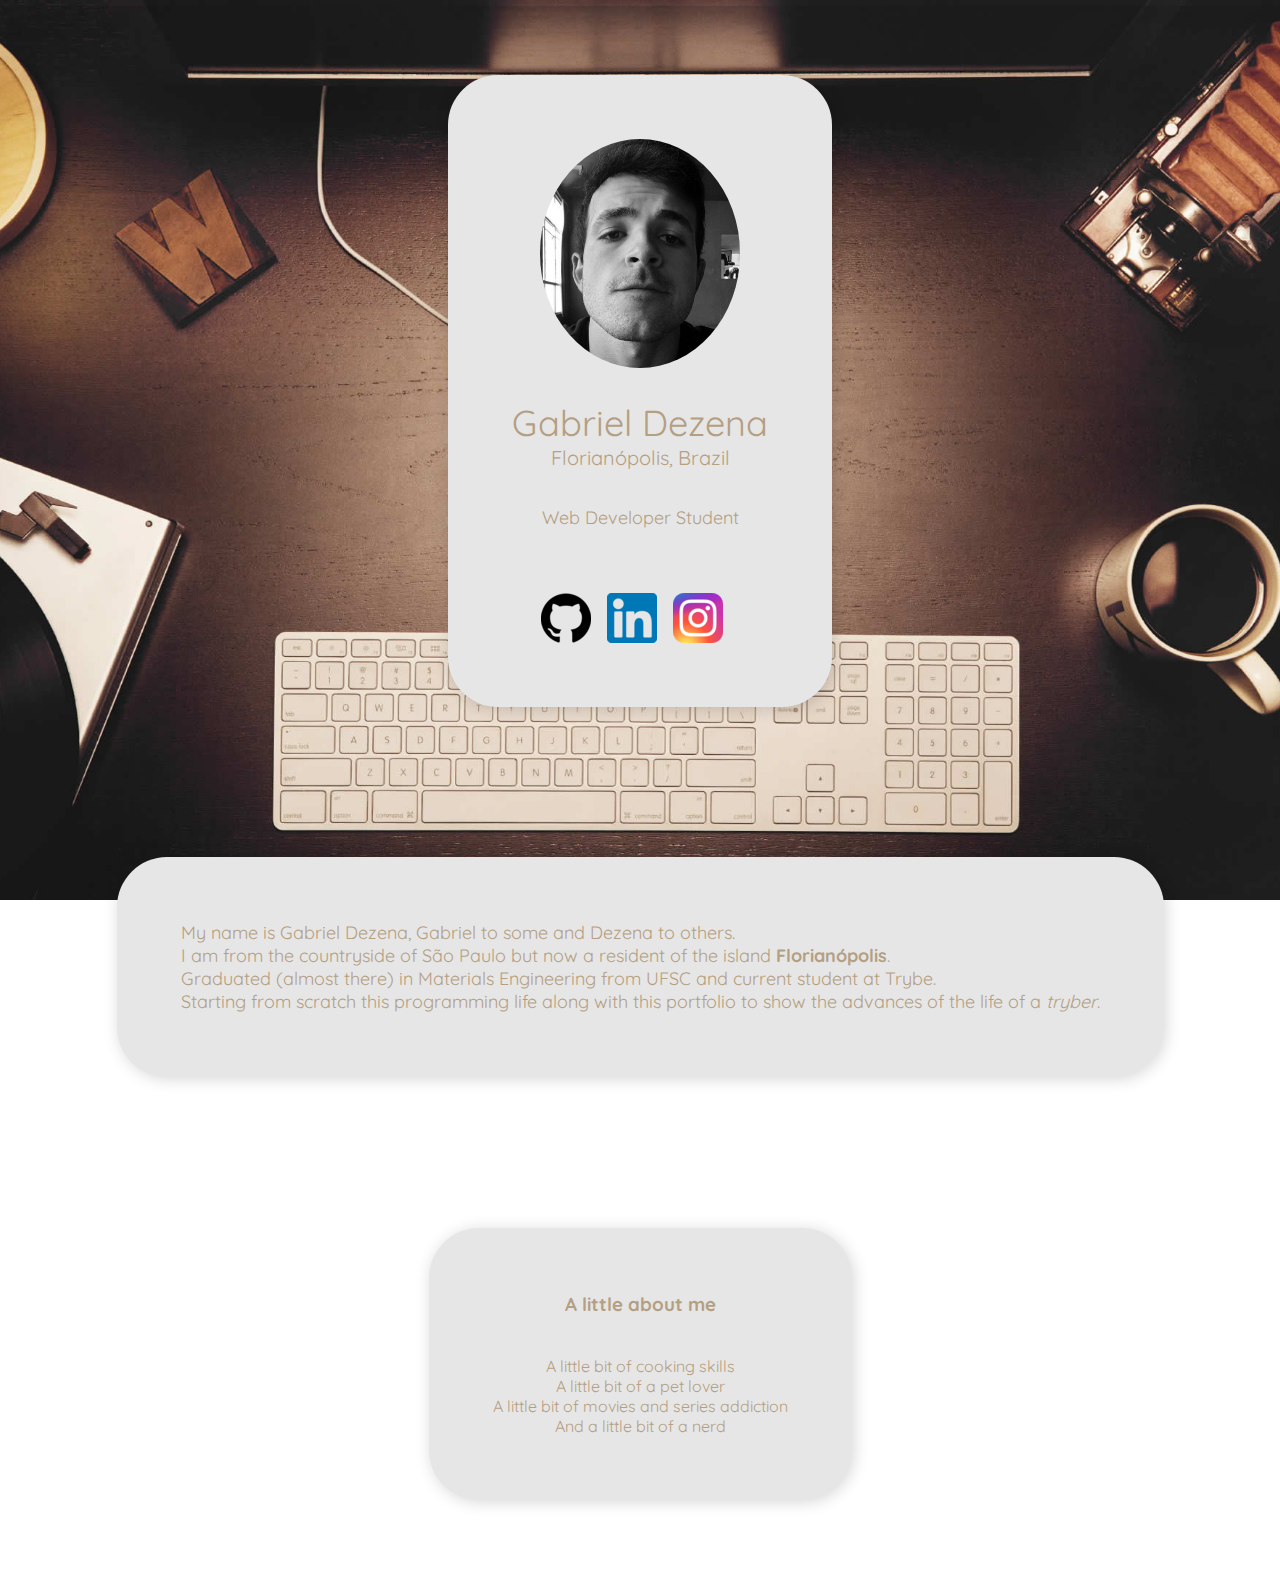
<file: index.html>
<!DOCTYPE html>
<html lang="pt-br">
  <head>
    <meta charset="UTF-8" />
    <meta http-equiv="X-UA-Compatible" content="IE=edge" />
    <meta name="viewport" content="width=device-width, initial-scale=1.0" />
    <link rel="preconnect" href="https://fonts.googleapis.com" />
    <link rel="preconnect" href="https://fonts.gstatic.com" crossorigin />
    <link
      href="https://fonts.googleapis.com/css2?family=Montagu+Slab&family=Quicksand&display=swap"
      rel="stylesheet"
    />
    <title>Gabriel Dezena</title>
    <link rel="stylesheet" href="style.css" />
  </head>
  <body>
    <div class="box">
      <img
        id="profile-pic"
        src="/Imagens Portfolio/profilepic.jpg"
        alt="Profile_Picture"
        width="200px"
      />
      <h1 class="title">Gabriel Dezena</h1>
      <span>Florianópolis, Brazil</span>
      <p>Web Developer Student</p>

      <ul class="redes-sociais">
        <li>
          <a href="https://github.com/gabrieldezena10" target="_blank"
            ><img src="/Imagens Portfolio/Github_Logo.png" alt="GitHub"
          /></a>
        </li>
        <li>
          <a href="https://www.linkedin.com/in/gabriel-dezena/" target="_blank"
            ><img src="/Imagens Portfolio/linkedin_logo.png" alt="LinkedIn"
          /></a>
        </li>
        <li>
          <a href="https://www.instagram.com/gabriel.dezena/" target="_blank"
            ><img src="/Imagens Portfolio/instagram-logo.png" alt="Instagram"
          /></a>
        </li>
      </ul>
    </div>

    <div class="box">
      <p id="Alinhamento">
        My name is Gabriel Dezena, Gabriel to some and Dezena to others.<br />
        I am from the countryside of São Paulo but now a resident of the island
        <strong>Florianópolis</strong>.<br />
        Graduated (almost there) in Materials Engineering from UFSC and current
        student at Trybe.<br />Starting from scratch this programming life along
        with this portfolio to show the advances of the life of a
        <em>tryber</em>.
      </p>
    </div>

    <div class="box">
      <h3>A little about me</h3>
      <ul>
        <li>A little bit of cooking skills</li>
        <li>A little bit of a pet lover</li>
        <li>A little bit of movies and series addiction</li>
        <li>And a little bit of a nerd</li>
      </ul>
    </div>
  </body>
</html>
</file>
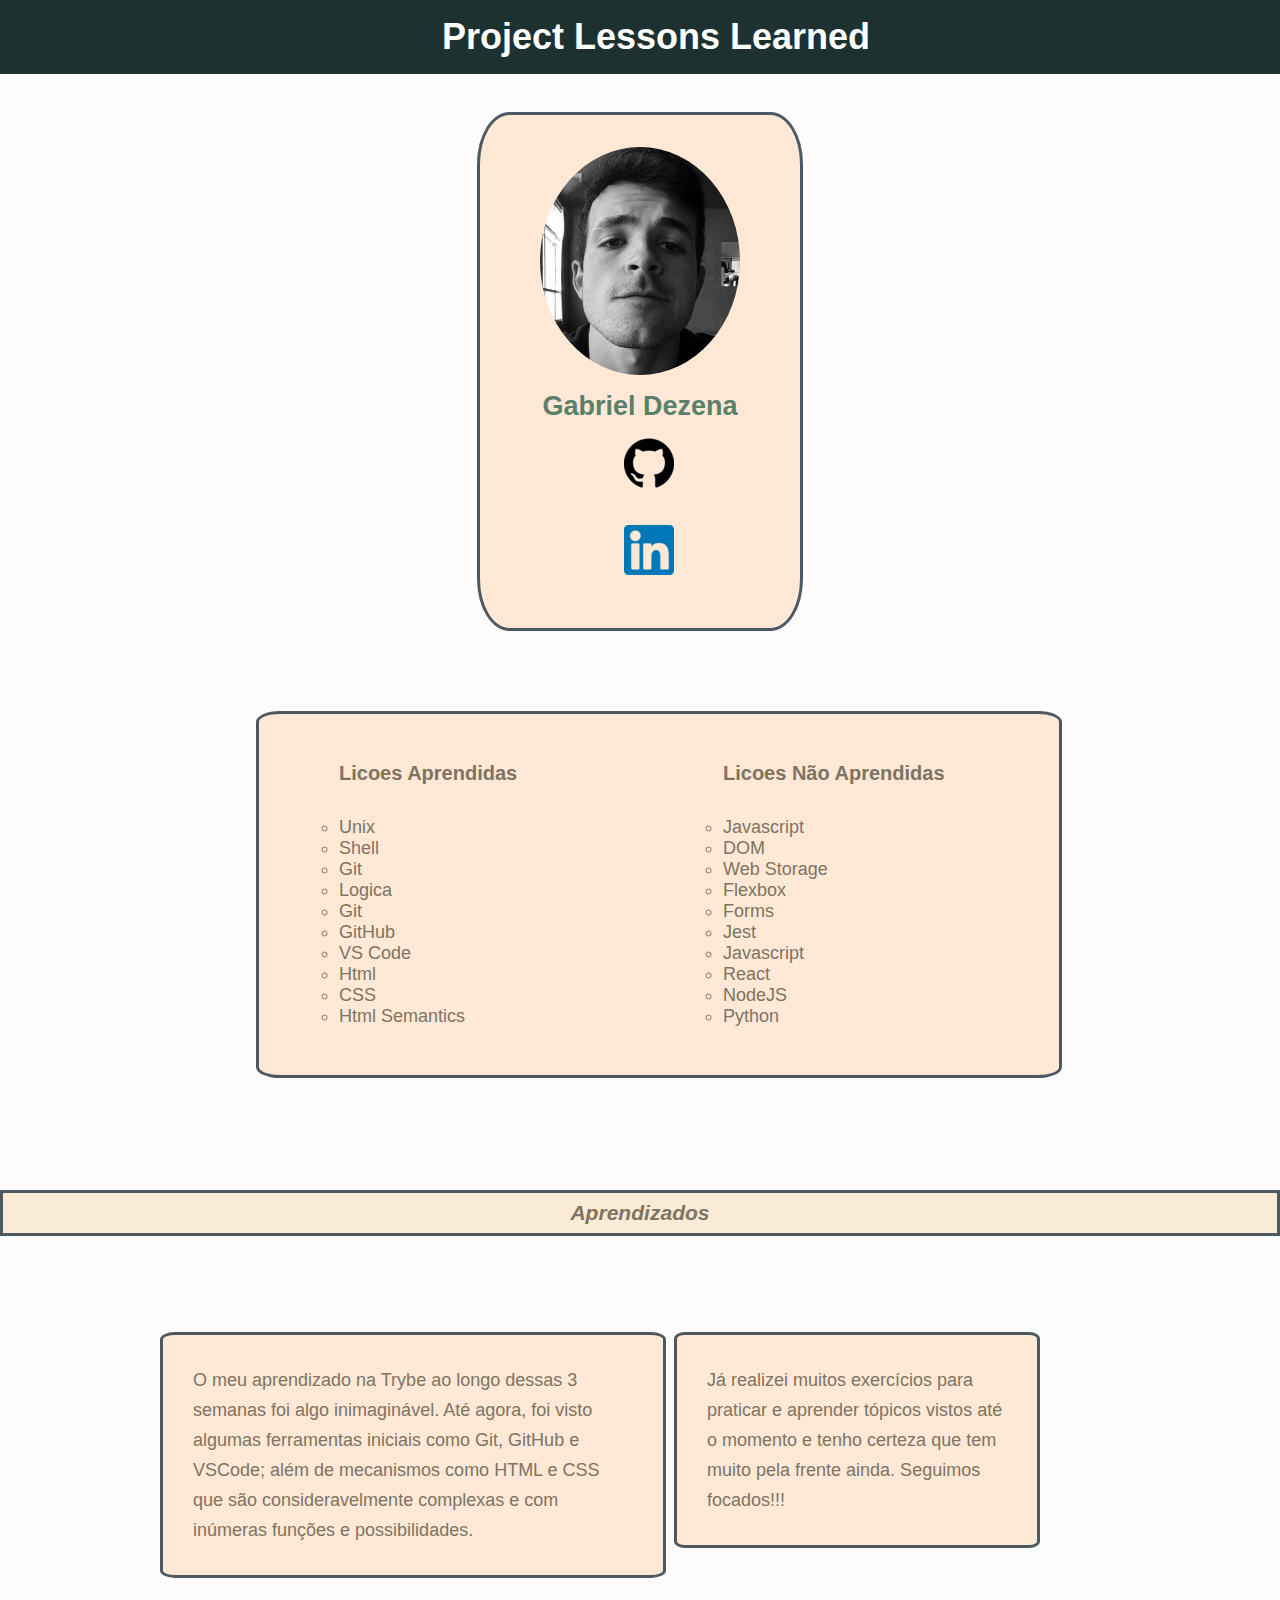
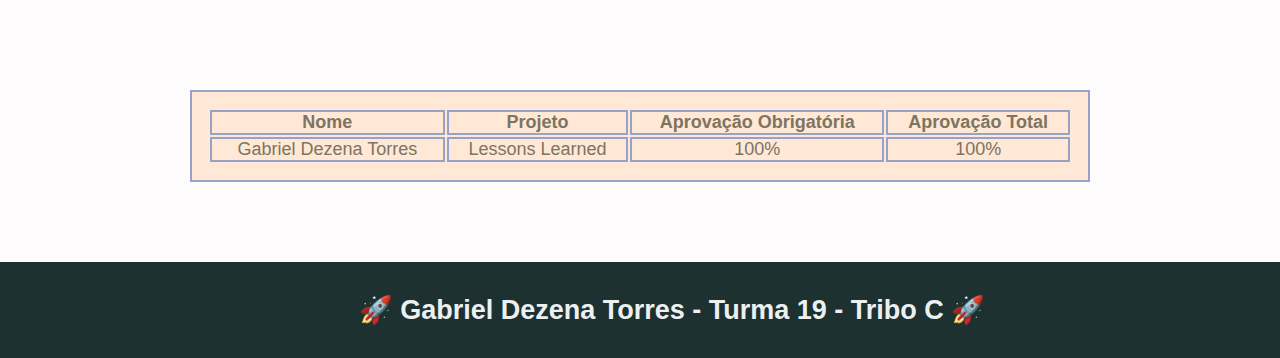
<file: Projeto - Lessons Learned/index.html>
<!DOCTYPE html>
<html lang="pt-BR">
    <head>
        <meta charset="UTF-8" />
        <meta http-equiv="X-UA-Compatible" content="IE=edge" />
        <meta name="viewport" content="width=device-width, initial-scale=1.0" />
        <link rel="stylesheet" href="style.css" />
        <title>Project Lessons Learned</title>
    </head>
    <body>
        <header id="cabecalho">
            <h1 id="titulo">Project Lessons Learned</h1>
        </header>
        <main class="conteudo">
            <section class="secao-central">
                <div class="box">
                <img
                id="minha_foto"
                src="images/profilepic.jpg"
                alt="Imagem Perfil Gabriel Dezena"
                />
                <h2>Gabriel Dezena</h2>
                <nav class="redes-sociais">
                    <ul>
                        <li>
                            <a href="https://github.com/gabrieldezena10" target="_blank" 
                                ><img src="images/Github_Logo.png" alt="logo github"></a>
                        </li>
                        <li>
                            <a  href="https://www.linkedin.com/in/gabriel-dezena/"
                                target="_blank"><img src="images/linkedin_logo.png" alt="logo linkedin"></a>
                        </li>
                    </ul>
                </nav>
                </div>

                <section class="listas-licoes box">
                    <ol id="licoes_aprendidas">
                        <p><strong>Licoes Aprendidas</strong></p>
                        <li>Unix</li>
                        <li>Shell</li>
                        <li>Git</li>
                        <li>Logica</li>
                        <li>Git</li>
                        <li>GitHub</li>
                        <li>VS Code</li>
                        <li>Html</li>
                        <li>CSS</li>
                        <li>Html Semantics</li>
                    </ol>
                    <ul id="licoes_a_aprender">
                        <p><strong>Licoes Não Aprendidas</strong></p>
                        <li>Javascript</li>
                        <li>DOM</li>
                        <li>Web Storage</li>
                        <li>Flexbox</li>
                        <li>Forms</li>
                        <li>Jest</li>
                        <li>Javascript</li>
                        <li>React</li>
                        <li>NodeJS</li>
                        <li>Python</li>
                    </ul>
                </section>
            </section>
            <section class="container">
                <h3>Aprendizados</h3>
                <div class="lado-esquerdo">
                    <article>
                        <section id="artigo-aprendizados">
                            <p>
                            O meu aprendizado na Trybe ao longo dessas 3 semanas foi algo
                            inimaginável. Até agora, foi visto algumas ferramentas iniciais como
                            Git, GitHub e VSCode; além de mecanismos como HTML e CSS que são
                            consideravelmente complexas e com inúmeras funções e possibilidades.
                            </p>
                        </section>
                    </article>
                </div>
                <div class="lado-direito">
                    <aside id="side-text">
                        <p> Já realizei muitos exercícios para praticar e aprender tópicos vistos
                            até o momento e tenho certeza que tem muito pela frente ainda. Seguimos
                            focados!!!
                        </p>
                    </aside>
                </div>
            </section>
                <table>
                    <tr>
                    <th>Nome</th>
                    <th>Projeto</th>
                    <th>Aprovação Obrigatória</th>
                    <th>Aprovação Total</th>
                    </tr>
                    <tr>
                    <td>Gabriel Dezena Torres</td>
                    <td>Lessons Learned</td>
                    <td>100%</td>
                    <td>100%</td>
                    </tr>
                    
                </table>
        </main>
        
        <footer id="rodape">
                <section>
                    <h2>🚀  Gabriel Dezena Torres - Turma 19 - Tribo C  🚀</h2>
                </section>
        </footer>
        
    </body>
</html>
</file>
<file: style.css>
* {
  margin: 0;
  padding: 0;
}

img {
  display: block;
  max-width: 100%;
}

#profile-pic {
  border-radius: 50%;
  margin: 0 auto 2em auto;
}
.title {
  font-size: 36px;
  font-weight: normal;
}
.box span {
  font-size: 20px;
}
.box p{
  margin:2em 0 4rem 0;
  font-size: 18px;
}

body {
  font-family: "Quicksand", sans-serif;
  background: url("Imagens Portfolio/bg.jpg") no-repeat top center;
  background-attachment: fixed;
  background-size: cover;
  display: grid;
  align-items: center;
  justify-items: center;
  height: 175vh;
  color: rgb(180, 159, 131);
  text-align: center;
}

.box {
  background: rgb(230, 230, 230);
  padding: 4rem;
  box-shadow: 2px 2px 16px rgba(0, 0, 0, 0.16);
  border-radius: 50px;
}

.box h3 {
  margin-bottom: 40px;
}

li {
  list-style: none;
}

.redes-sociais {
  display: flex;
  justify-content: center;
}
.redes-sociais li {
  margin-right: 1rem;
}

#Alinhamento {
  text-align: left;
  margin: auto;
}
</file>
<file: Projeto - Lessons Learned/style.css>
* {
  margin: 0;
  padding: 0;
  border: 0;

}

body {
  background-color: rgb(253, 251, 251);
  color: #636B61;
  font-size: 18px;
  font-family: Impact, Haettenschweiler , sans-serif;
  max-width: 1366px;

}

#cabecalho {
  top: 0;
  position: fixed;
  background-color: rgb(29, 49, 49);
  color: white;
  text-align: center;
  padding: 1rem;
  width: 100%;
  max-width: 1366px;
}

.box {
  background-color: #FFE8D6;
  border-radius: 10%;
  display: block;
  padding: 2rem;
  width: 20%;
  margin: auto;
  border: 3px solid rgba(32, 52, 68, 0.795);

}

.conteudo {
  margin-top: 7rem;
}

.conteudo h2 {
  text-align: center;
  color: rgb(91, 128, 106);
  margin-top: 1rem;
}

.conteudo .redes-sociais ul {
  margin: 0 6rem;
}

.conteudo .redes-sociais ul li {
  display: inline-block;
  padding: 1rem;
}

#minha_foto {
  display: block;
  width: 200px;
  border-radius: 50%;
  margin: 0 auto;
}

.listas-licoes {
  display: inline-block;
  width: 50%;
  color: #7d7461;
  margin: 5rem 16rem;
  padding: 3rem 5rem;
  border-radius: 3%;
}

.listas-licoes p {
  padding-bottom: 2rem;
  font-size: 20px;
}

#licoes_aprendidas {
  display: inline-block;
  width: 40%;
  list-style: circle;
}

#licoes_a_aprender {
  display: block;
  float: right;
  width: 40%;
  list-style: circle;
}

.container {
  display: inline-block;
  align-items: center;
  width: 100%;
  margin: 2rem 0;
}

.container h3 {
  padding: 0.5rem;
  text-align: center;
  margin-bottom: 6rem;
  font-style: italic;
  color: #7d7461;
  background-color: antiquewhite;
  border: 3px solid rgba(32, 52, 68, 0.795);
}

.lado-esquerdo {
  float: left;
  border: 3px solid rgba(32, 52, 68, 0.795);
  margin-left: 10rem;
  width: 500px;
  background-color: #FFE8D6;
  color: #7d7461;
  border-radius: 3%;

}

.lado-direito {
  float: right;
  border: 3px solid rgba(32, 52, 68, 0.795);
  margin-right: 15rem;
  background-color: #FFE8D6;
  color: #7d7461;
  border-radius: 3%;
}

#artigo-aprendizados {
  margin: 10px;
  padding: 20px;
  line-height: 30px;
}

#side-text {
  margin: 10px;
  padding: 20px;
  width: 300px;
  display: inline-block;
  vertical-align: top;
  line-height: 30px;
}

table {
  margin: 5rem auto;
  padding: 1rem;
  width: 900px;
  text-align: center;
  color: #7d7461;
  background-color: #FFE8D6;
}

table , th , td {
  border: 2px solid rgba(72, 112, 185, 0.575);
  border-style: double;
}

#rodape {
  max-width: 1366px;
  width: 100%;
  text-align: center;
  margin-top: 5rem;
  padding: 2rem;
  background-color: rgb(29, 49, 49);
  color: #ecf0f1;
}
</file>
